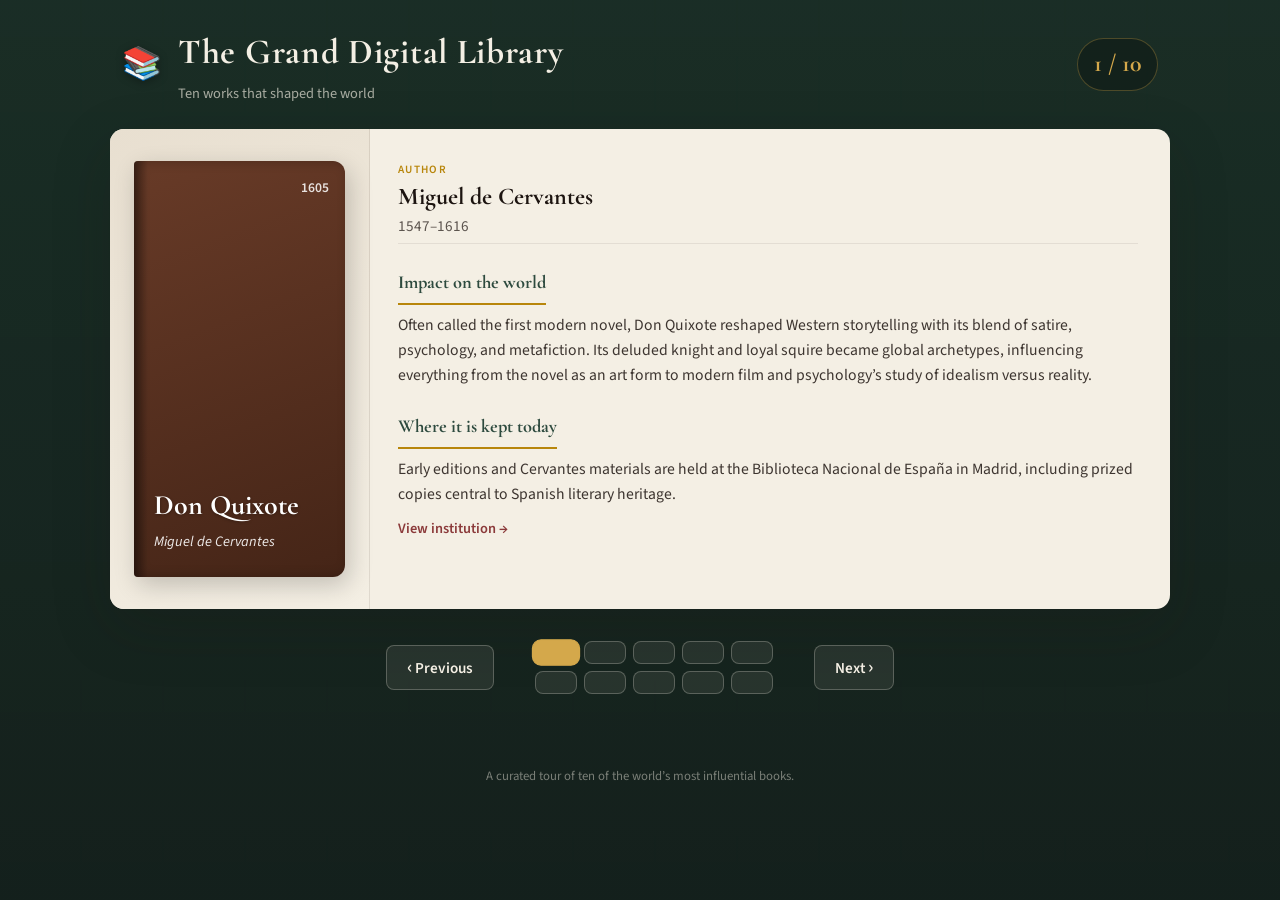
<file: index.html>
<!DOCTYPE html>
<html lang="en">
<head>
  <meta charset="UTF-8">
  <meta name="viewport" content="width=device-width, initial-scale=1.0">
  <title>The Grand Digital Library</title>
  <link rel="preconnect" href="https://fonts.googleapis.com">
  <link rel="preconnect" href="https://fonts.gstatic.com" crossorigin>
  <link href="https://fonts.googleapis.com/css2?family=Cormorant+Garamond:ital,wght@0,500;0,700;1,500&family=Source+Sans+3:wght@400;600&display=swap" rel="stylesheet">
  <link rel="stylesheet" href="style.css">
</head>
<body>
  <div class="shelf-bg" aria-hidden="true"></div>

  <header class="site-header">
    <div class="brand">
      <span class="brand-icon" aria-hidden="true">📚</span>
      <div>
        <h1>The Grand Digital Library</h1>
        <p class="tagline">Ten works that shaped the world</p>
      </div>
    </div>
    <div class="counter" aria-live="polite">
      <span id="book-index">1</span> / <span id="book-total">10</span>
    </div>
  </header>

  <main class="library-main">
    <article id="book-card" class="book-card" aria-labelledby="book-title">
      <div class="book-spine" aria-hidden="true"></div>

      <div class="book-cover-wrap">
        <div id="book-cover" class="book-cover">
          <span id="cover-year" class="cover-year"></span>
          <h2 id="book-title" class="cover-title"></h2>
          <p id="cover-author" class="cover-author"></p>
        </div>
      </div>

      <div class="book-details">
        <div class="author-block">
          <div class="author-meta">
            <p class="label">Author</p>
            <p id="author-name" class="author-name"></p>
            <p id="author-years" class="author-years"></p>
          </div>
        </div>

        <section class="impact-section">
          <h3>Impact on the world</h3>
          <p id="book-impact" class="impact-text"></p>
        </section>

        <section class="location-section">
          <h3>Where it is kept today</h3>
          <p id="book-location" class="location-text"></p>
          <a id="location-link" class="location-link" href="#" target="_blank" rel="noopener noreferrer">
            View institution →
          </a>
        </section>
      </div>
    </article>

    <nav class="controls" aria-label="Browse books">
      <button id="prev-btn" type="button" aria-label="Previous book">
        <span aria-hidden="true">‹</span> Previous
      </button>
      <div id="dots" class="dots" role="tablist" aria-label="Select a book"></div>
      <button id="next-btn" type="button" aria-label="Next book">
        Next <span aria-hidden="true">›</span>
      </button>
    </nav>
  </main>

  <footer class="site-footer">
    <p>A curated tour of ten of the world’s most influential books.</p>
  </footer>

  <script src="script.js"></script>
</body>
</html>
</file>
<file: style.css>
:root {
  --ink: #1c1410;
  --paper: #f4efe4;
  --paper-shadow: #e8dfd0;
  --gold: #b8860b;
  --gold-light: #d4a84b;
  --forest: #2d4a3e;
  --forest-dark: #1a2e26;
  --accent: #8b3a3a;
  --radius: 14px;
  --shadow: 0 20px 60px rgba(28, 20, 16, 0.18);
}

* {
  box-sizing: border-box;
  margin: 0;
  padding: 0;
}

html {
  scroll-behavior: smooth;
}

body {
  min-height: 100vh;
  font-family: "Source Sans 3", system-ui, sans-serif;
  color: var(--ink);
  background: var(--forest-dark);
  line-height: 1.6;
}

.shelf-bg {
  position: fixed;
  inset: 0;
  background:
    linear-gradient(180deg, rgba(26, 46, 38, 0.92) 0%, rgba(20, 32, 28, 0.97) 100%),
    repeating-linear-gradient(
      90deg,
      transparent,
      transparent 80px,
      rgba(0, 0, 0, 0.04) 80px,
      rgba(0, 0, 0, 0.04) 82px
    );
  z-index: 0;
}

.site-header {
  position: relative;
  z-index: 2;
  display: flex;
  align-items: center;
  justify-content: space-between;
  padding: 1.5rem 2rem;
  max-width: 1100px;
  margin: 0 auto;
}

.brand {
  display: flex;
  align-items: center;
  gap: 1rem;
}

.brand-icon {
  font-size: 2rem;
  filter: drop-shadow(0 2px 4px rgba(0, 0, 0, 0.3));
}

.site-header h1 {
  font-family: "Cormorant Garamond", Georgia, serif;
  font-size: clamp(1.6rem, 4vw, 2.2rem);
  font-weight: 700;
  color: var(--paper);
  letter-spacing: 0.02em;
}

.tagline {
  font-size: 0.9rem;
  color: rgba(244, 239, 228, 0.65);
  margin-top: 2px;
}

.counter {
  font-family: "Cormorant Garamond", Georgia, serif;
  font-size: 1.5rem;
  color: var(--gold-light);
  font-weight: 700;
  background: rgba(0, 0, 0, 0.25);
  padding: 0.4rem 1rem;
  border-radius: 999px;
  border: 1px solid rgba(212, 168, 75, 0.3);
}

.library-main {
  position: relative;
  z-index: 1;
  max-width: 1100px;
  margin: 0 auto;
  padding: 0 1.25rem 3rem;
}

.book-card {
  display: grid;
  grid-template-columns: minmax(200px, 260px) 1fr;
  gap: 0;
  background: var(--paper);
  border-radius: var(--radius);
  box-shadow: var(--shadow);
  overflow: hidden;
  min-height: 480px;
  transition: opacity 0.22s ease, transform 0.22s ease;
}

.book-card.slide-left {
  opacity: 0;
  transform: translateX(-24px);
}

.book-card.slide-right {
  opacity: 0;
  transform: translateX(24px);
}

.book-card.fade-in {
  animation: fadeIn 0.35s ease forwards;
}

@keyframes fadeIn {
  from {
    opacity: 0;
    transform: translateX(12px);
  }
  to {
    opacity: 1;
    transform: translateX(0);
  }
}

.book-spine {
  display: none;
}

.book-cover-wrap {
  display: flex;
  align-items: stretch;
  justify-content: center;
  padding: 2rem 1.5rem;
  background: linear-gradient(145deg, var(--paper-shadow), var(--paper));
  border-right: 1px solid rgba(28, 20, 16, 0.08);
}

.book-cover {
  --cover-hue: 30;
  width: 100%;
  max-width: 220px;
  aspect-ratio: 2 / 3;
  border-radius: 4px 12px 12px 4px;
  padding: 1.5rem 1.25rem;
  display: flex;
  flex-direction: column;
  justify-content: flex-end;
  background: linear-gradient(
    160deg,
    hsl(var(--cover-hue) 45% 28%) 0%,
    hsl(var(--cover-hue) 50% 18%) 100%
  );
  box-shadow:
    inset 4px 0 12px rgba(0, 0, 0, 0.25),
    4px 8px 24px rgba(0, 0, 0, 0.2);
  color: #fff;
  position: relative;
}

.book-cover::before {
  content: "";
  position: absolute;
  left: 0;
  top: 0;
  bottom: 0;
  width: 14px;
  background: linear-gradient(90deg, rgba(0, 0, 0, 0.35), transparent);
  border-radius: 4px 0 0 4px;
}

.cover-year {
  position: absolute;
  top: 1rem;
  right: 1rem;
  font-size: 0.85rem;
  opacity: 0.85;
  font-weight: 600;
}

.cover-title {
  font-family: "Cormorant Garamond", Georgia, serif;
  font-size: clamp(1.35rem, 3vw, 1.75rem);
  font-weight: 700;
  line-height: 1.2;
  margin-bottom: 0.5rem;
  text-shadow: 0 1px 3px rgba(0, 0, 0, 0.3);
}

.cover-author {
  font-size: 0.9rem;
  opacity: 0.9;
  font-style: italic;
}

.book-details {
  padding: 2rem 2rem 2rem 1.75rem;
  display: flex;
  flex-direction: column;
  gap: 1.5rem;
}

.author-block {
  padding-bottom: 0.25rem;
  border-bottom: 1px solid rgba(28, 20, 16, 0.08);
}

.author-meta .label {
  font-size: 0.7rem;
  text-transform: uppercase;
  letter-spacing: 0.12em;
  color: var(--gold);
  font-weight: 600;
  margin-bottom: 0.25rem;
}

.author-name {
  font-family: "Cormorant Garamond", Georgia, serif;
  font-size: 1.5rem;
  font-weight: 700;
  line-height: 1.2;
}

.author-years {
  font-size: 0.95rem;
  opacity: 0.7;
  margin-top: 0.15rem;
}

.impact-section h3,
.location-section h3 {
  font-family: "Cormorant Garamond", Georgia, serif;
  font-size: 1.15rem;
  font-weight: 700;
  color: var(--forest);
  margin-bottom: 0.5rem;
  padding-bottom: 0.35rem;
  border-bottom: 2px solid var(--gold);
  display: inline-block;
}

.impact-text,
.location-text {
  font-size: 0.98rem;
  color: #3d3530;
}

.location-link {
  display: inline-block;
  margin-top: 0.6rem;
  font-size: 0.9rem;
  font-weight: 600;
  color: var(--accent);
  text-decoration: none;
  transition: color 0.15s;
}

.location-link:hover {
  color: var(--gold);
  text-decoration: underline;
}

.controls {
  display: flex;
  align-items: center;
  justify-content: center;
  gap: 1.25rem;
  margin-top: 2rem;
  flex-wrap: wrap;
}

.controls button {
  font-family: "Source Sans 3", sans-serif;
  font-size: 0.95rem;
  font-weight: 600;
  padding: 0.65rem 1.25rem;
  border: 1px solid rgba(244, 239, 228, 0.25);
  border-radius: 8px;
  background: rgba(244, 239, 228, 0.08);
  color: var(--paper);
  cursor: pointer;
  transition: background 0.15s, border-color 0.15s;
}

.controls button:hover {
  background: rgba(244, 239, 228, 0.18);
  border-color: var(--gold-light);
}

.controls button span {
  font-size: 1.2rem;
  line-height: 1;
}

.dots {
  display: flex;
  gap: 0.45rem;
  flex-wrap: wrap;
  justify-content: center;
  max-width: 280px;
}

.dot {
  width: 10px;
  height: 10px;
  border-radius: 50%;
  border: 1px solid rgba(244, 239, 228, 0.4);
  background: transparent;
  cursor: pointer;
  padding: 0;
  transition: background 0.15s, transform 0.15s;
}

.dot:hover {
  background: rgba(244, 239, 228, 0.35);
}

.dot.active,
.dot[aria-selected="true"] {
  background: var(--gold-light);
  border-color: var(--gold-light);
  transform: scale(1.15);
}

.site-footer {
  position: relative;
  z-index: 1;
  text-align: center;
  padding: 1.5rem;
  font-size: 0.8rem;
  color: rgba(244, 239, 228, 0.45);
}

@media (max-width: 720px) {
  .book-card {
    grid-template-columns: 1fr;
    min-height: auto;
  }

  .book-cover-wrap {
    border-right: none;
    border-bottom: 1px solid rgba(28, 20, 16, 0.08);
    padding: 1.5rem;
  }

  .book-cover {
    max-width: 180px;
    margin: 0 auto;
  }

  .book-details {
    padding: 1.5rem;
  }

}
</file>
